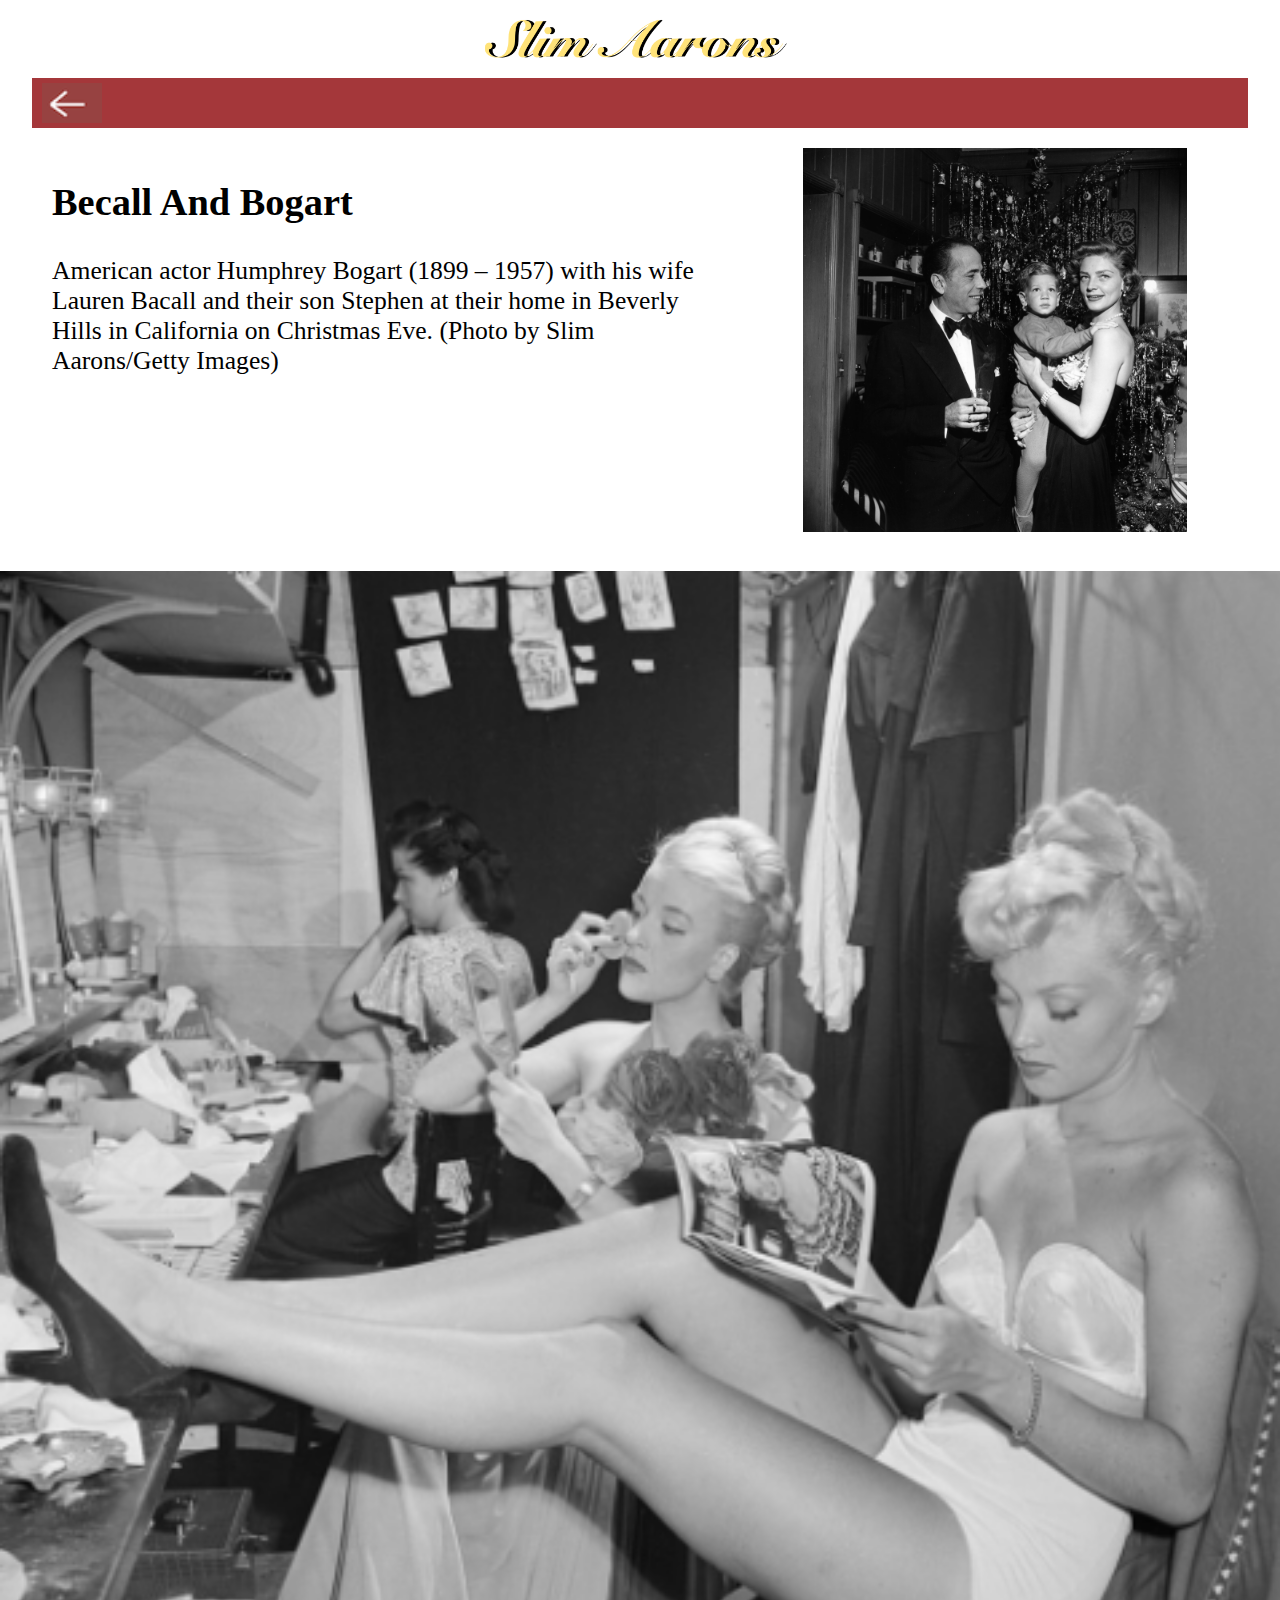
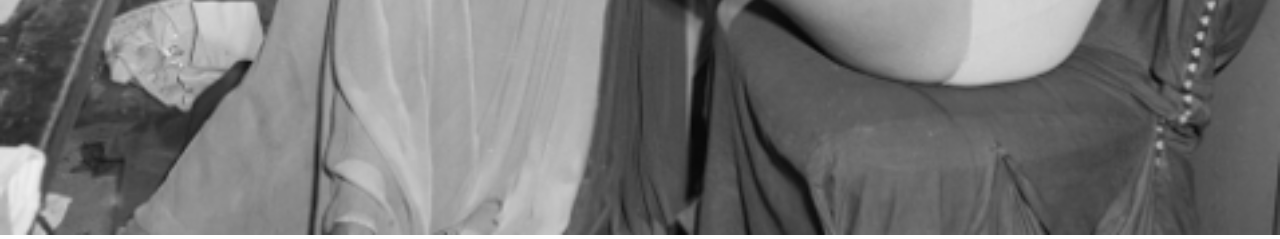
<file: Becall.html>
<!DOCTYPE html>
<html>
	<head>
	<title>Becall</title>
  </head>

	<body>
  <header>
	<div class="nametitile">  <img src="SlimAaronsName.jpg" alt="Slim Aarons" width="350"> </div>
</header>
<div class="red"> <a href="Slim.html"><img class="back" src="15.png"></a> </div>

<div class="text-image">
	<div class="text">  <h2>Becall And Bogart</h2>
	<p>American actor Humphrey Bogart (1899 – 1957) with his wife Lauren Bacall and their son Stephen at their home in Beverly Hills in California on Christmas Eve. (Photo by Slim Aarons/Getty Images)</p></div>
	<div class="image"> <div class="square"></div>
 	<img src= "9.jpg">
	</div>
</div>

<img class="next" src="10.png">
    
    <link rel="stylesheet" href="Becall.css" />

	</body>

</html>
</file>
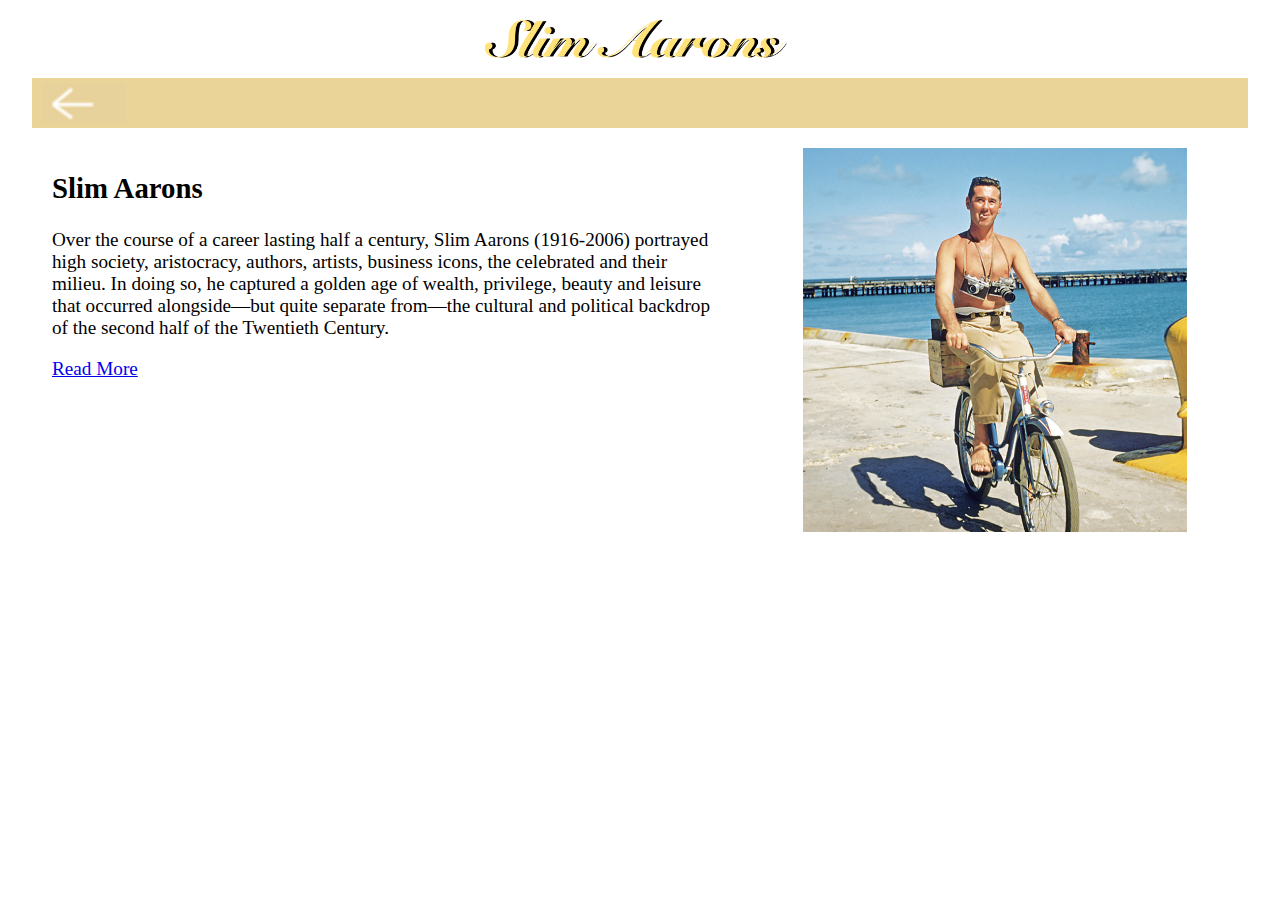
<file: Bio.html>
<!DOCTYPE html>
<html>
   <header>
 	<div class="nametitile"> <img src="SlimAaronsName.jpg" alt="Slim Aarons" width="350"></div>
</header>
    
    
<body>
</header>
<div class="red">
	<a href="Slim.html"><img class="back" src="16.png"></a>
</div>

<div class="text-image">
	<div class="text"> <h2>Slim Aarons</h2>
<p>Over the course of a career lasting half a century, Slim Aarons (1916-2006) portrayed high society, aristocracy, authors, artists, business icons, the celebrated and their milieu. In doing so, he captured a golden age of wealth, privilege, beauty and leisure that occurred alongside—but quite separate from—the cultural and political backdrop of the second half of the Twentieth Century.</p>
  <a href="#" class="readmore">Read More</a>
	<p class="more">Slim was raised in New York and New Hampshire and began his photography career while in the Army and before long was appointed the official photographer of the United States Military Academy at West Point. When war broke out, he was sent as a combat photographer for Yank magazine and saw action from North Africa to the Middle East to Europe, witnessing the fall of Tobruk and the liberation of Rome, and he received a Purple Heart.</p>
	</div>
<div class="image"> <div class="square"></div> <img src="1.jpg"></div>
</div>
        
    <link rel="stylesheet" href="Bio.css" />

    </body>

</html>
</file>
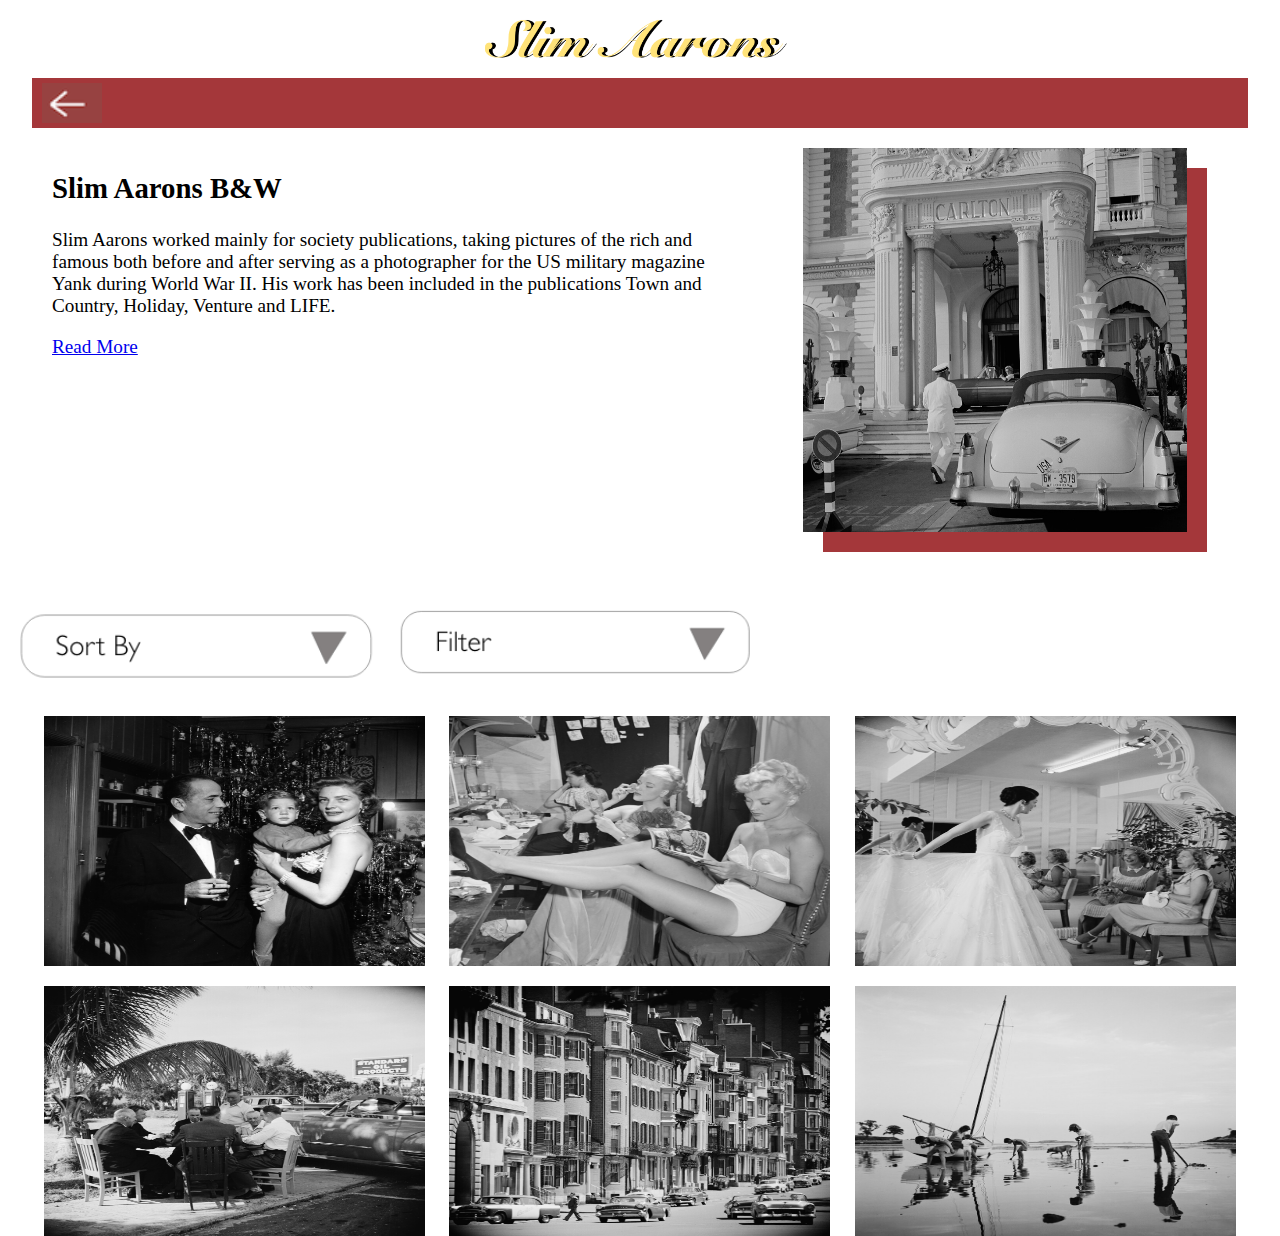
<file: Slim.html>
<!DOCTYPE html>
<html>
	<head>
	<title>Slim</title>
</head>

	<body>
	<header>
	<div class="nametitile">
		<img src="SlimAaronsName.jpg" alt="Slim Aarons" width="350">
		</div>
	</header>
	
	<div class="red">
		<a href="Works.html"><img class="back" src="15.png"></a> </div>

	<div class="text-image">
		<div class="text"> <h2>Slim Aarons B&W</h2>
			<p>Slim Aarons worked mainly for society publications, taking pictures of the rich and famous both before and after serving as a photographer for the US military magazine Yank during World War II. His work has been included in the publications Town and Country, Holiday, Venture and LIFE.</p>
			<a href="#" class="readmore">Read More</a>
		<p class="more">Aarons was known for the positive portrayals he gave to the people he photographed and was invited to high-society gatherings for exactly this reason. His subject matter covered American and European society as well as nobility and both minor and major stars of the day.</p>
	</div>

	<div class="image"> <div class="square"></div> <img src= "25.jpg"> </div>
</div>

	<div class="tools"> <img class="sort" src="sort.png"> <img class="filter" src="filter.png">
</div>

<div class="gallery">
	    <a href="Becall.html"><img src= "9.jpg" style="float: left; width: 31.333%; height: 250px;margin-bottom: 0.5em;" ></a>
     <img src=  "10.png" style="float: left; width: 31.333%; height: 250px;margin-bottom: 0.5em;"  > 
     <img src= "13.png" style="float: left; width: 31.333%; height: 250px;margin-bottom: 0.5em;"  >
<img src= "14.png"style="float: left; width: 31.333%; height: 250px;margin-bottom: 0.5em;"  > 
     <img src= "11.png" style="float: left; width: 31.333%; height: 250px;margin-bottom: 0.5em;" >
     <img src= "12.png" style="float: left; width: 31.333%; height: 250px;margin-bottom: 0.5em;">
    
</div>


    <link rel="stylesheet" href="Slim.css" />

</body>
</html>
</file>
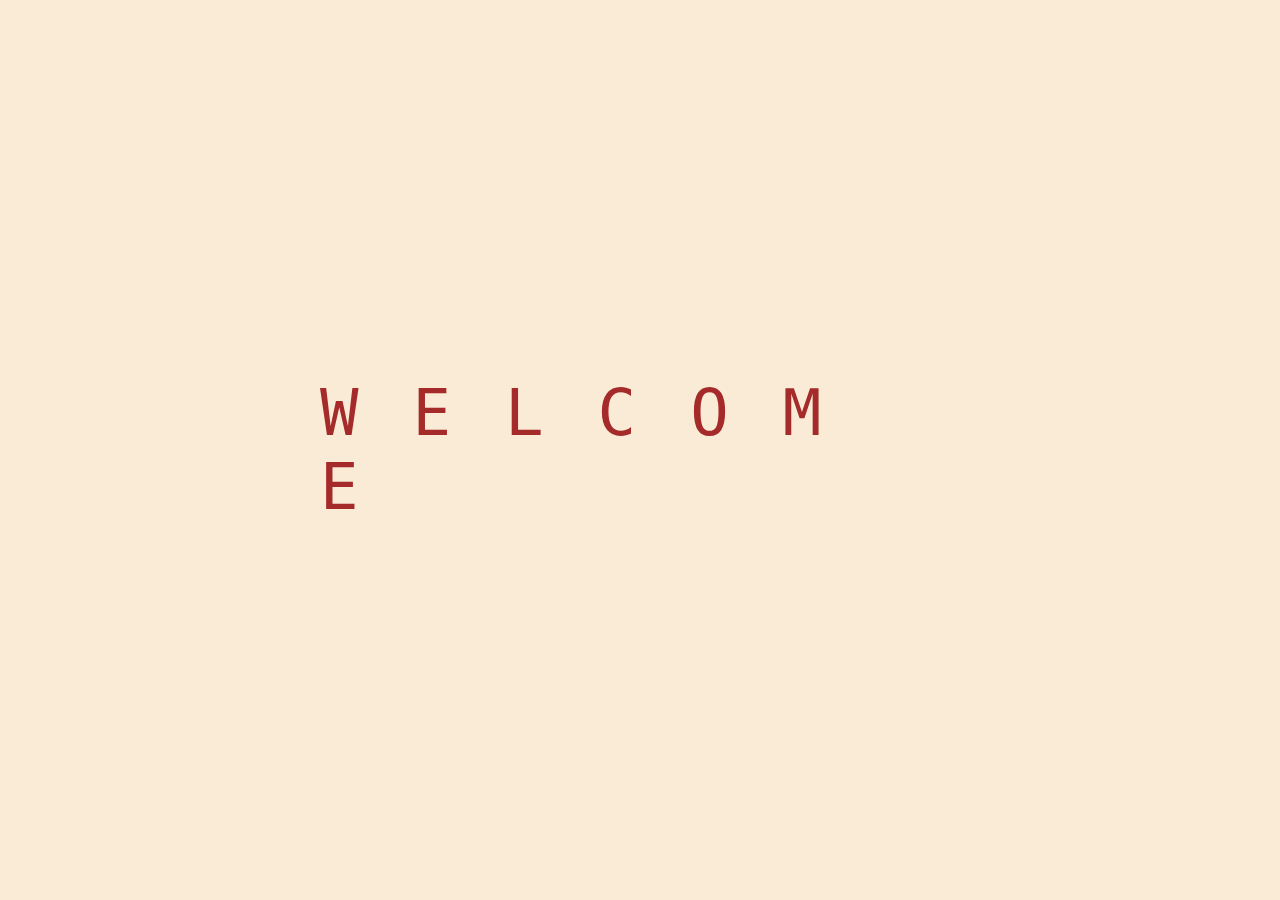
<file: welcomepage.html>
<!DOCTYPE html>
<html>
    <head>
    <title>index</title>
        <meta name="viewport" content="width=device-width, initial-scale=1.0">
        <meta http-equiv="refresh" content="3"; href="index.html">
</head>

<body>

    
       <ul class="welcome">
    <li>W</li>
        <li>E</li>
        <li>L</li>
        <li>C</li>
           <li>O</li>
           <li>M</li>
           <li>E</li>
    </ul>
  
  <link rel="stylesheet" href="welcomepage.css"/>
</body>
    
    <script scr="https://ajax.googleapis.com/ajax/libs/jquery/2.1.3/jquery.min.js">
    </script>
    <script type="text/javascript">
        $(function(){
            setTimeout(function(){
             $('.welcome').removeClass('hidden');
            },500);
        }
    </script>        
</html>
</file>
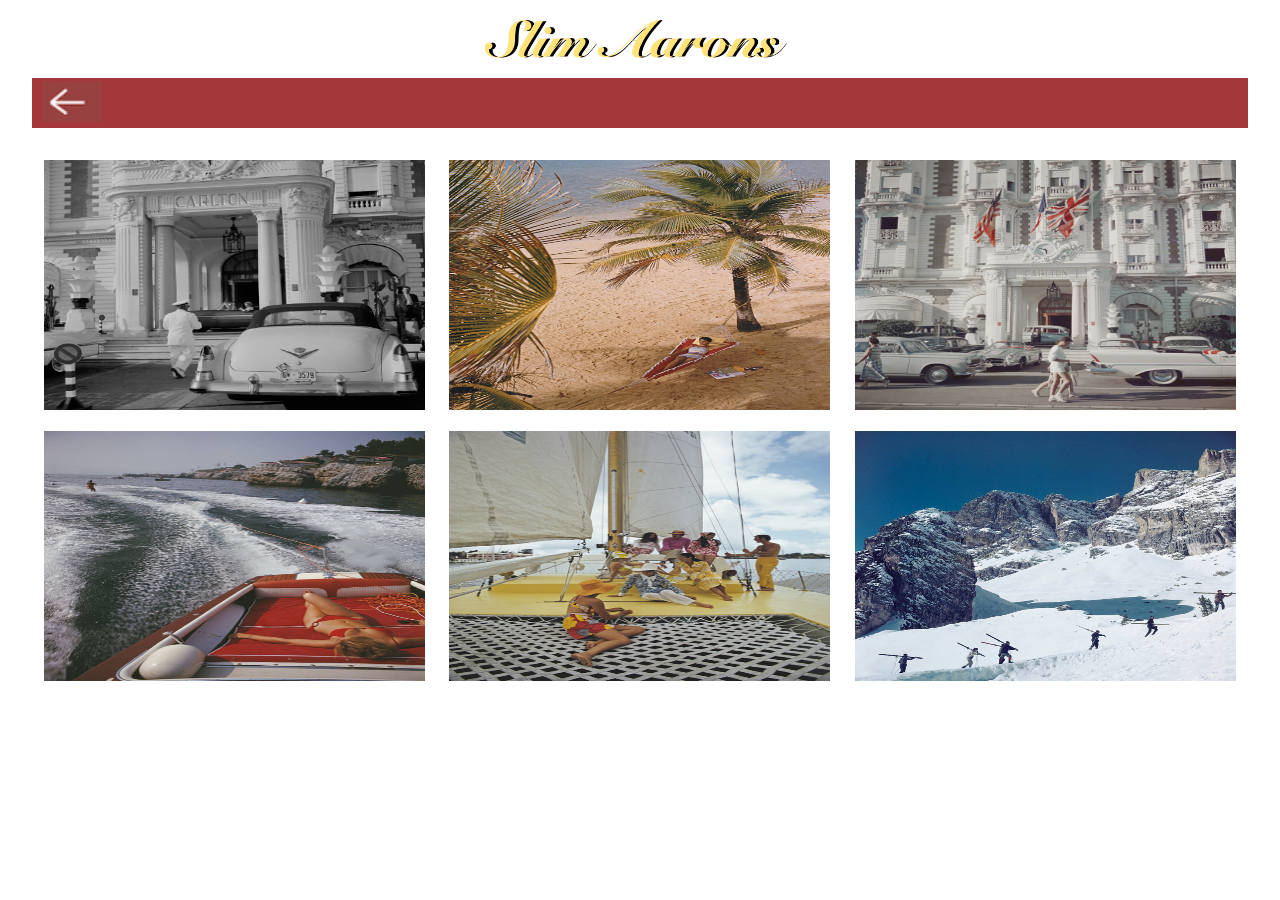
<file: Works.html>
<!DOCTYPE html>
<html>
	<head>
	<title>Works</title>
</head>

<body>

<header>
 <div class="nametitile"> <img src="SlimAaronsName.jpg" alt="Slim Aarons" width="350"> </div>
</header>

<div class="red"> <a href="index.html"><img class="back" src="15.png"></a>        </div>

<div class="gallery">
	    <a href="Slim.html"><img src="25.jpg" style="float: left; width: 31.333%; height: 250px;margin-bottom: 0.5em;" ></a>
     <img src= "19.jpg" style="float: left; width: 31.333%; height: 250px;margin-bottom: 0.5em;"  > 
     <img src= "17.jpg" style="float: left; width: 31.333%; height: 250px;margin-bottom: 0.5em;"  >
     <img src= "4.jpg" style="float: left; width: 31.333%; height: 250px;margin-bottom: 0.5em;"  > 
     <img src= "5.jpg" style="float: left; width: 31.333%; height: 250px;margin-bottom: 0.5em;" >
     <img src= "6.jpg" style="float: left; width: 31.333%; height: 250px;margin-bottom: 0.5em;">
    
</div>

    <link rel="stylesheet" href="Works.css" />

</body>
</html>
</file>
<file: Becall.css>
html, body {
	  margin: 0;
 	height: 100%; }

   .nametitile {
  text-align: center;

  	height: 10%;  }
.red {
 width: 95%;
 height: 50px;background-color: rgb(164, 55, 58);
margin: auto;
	margin-bottom: 20px;
	}

.back {
 margin-left: 10px;padding-top: 5px;
   height: 40px;
width: auto;
	}

.text-image {
	width: 95%;
  height: 33vw;margin: auto;
	overflow: hidden;
}


.text {
width: 55%;float: left;
      font-size: 2vw;
	margin-left: 20px; }
.image {
 width: 40%;float: left;position: relative; }

.image img {
  width: 30vw;
	height: 30vw;
	position: absolute;
 right: 20px;
}

.next {
	width: 100%;
}
</file>
<file: Bio.css>
html, body { margin: 0;
  	height: 100%;
}

  .nametitile {
  	text-align: center;
  height: 10%;
}
.red {
  width: 95%;
	height: 50px; background-color: rgb(235, 212, 151);
 margin: auto;
	margin-bottom: 20px;
}

.back {
 margin-left: 10px;
  padding-top: 5px;height: 40px;
	width: auto;
}


.text-image {
 width: 95%;
	height: 33vw;
  margin: auto;
	overflow: hidden; }

.text {
  width: 55%;
 float: left; font-size: 1.5vw;  margin-left: 20px;
}

.image {
  width: 40%;   float: left;  position: relative;
}
.image img {
 width: 30vw;
  height: 30vw;
position: absolute;
right: 20px;
}
.more { visibility: hidden;
}
.readmore:focus + .more { visibility: visible; }
</file>
<file: Slim.css>
html, body {   margin: 0;
  height: 100% }

	.nametitile {  text-align: center;

  height: 10%;
}


.red {
  width: 95%;  height: 50px;
	background-color: rgb(164, 55, 58); margin: auto;
	margin-bottom: 20px;
		}

.back 
	{
	margin-left: 10px;
   padding-top: 5px;
  height: 40px;
	width: auto;
}

.text-image {
  width: 95%; height: 33vw;
	margin: auto; overflow: hidden;
}
.text   {
  width: 55%;
 float: left;   font-size: 1.5vw;
 margin-left: 20px;
}

.more {  visibility: hidden 
}

.readmore:focus + .more {
 visibility: visible;
}

.image {
  width: 40%;
	float: left; position: relative;
}
.image img {
 width: 30vw; height: 30vw;
 position:   absolute;
 right: 20px;
}
	.square {
 width: 30vw;
  height: 30vw;
	position: absolute;
 right: 0;
	top: 20px;
	background-color: rgb(164, 55, 58) }

.sort {
	position: relative;
	width: 30%;
}
.filter {
 position: relative;
	top: 6px;
 width: 30% }

.gallery {
 width: 95%; margin: auto;
}
.gallery img {
 width: 31.333%; margin: 1%;
	float: left; }
</file>
<file: welcomepage.css>
* {
    margin:0;
    padding: 0;
}
body {
    background-color: antiquewhite;
}

.welcome{
    list-style: none;
    position: absolute;
    left: 50%;
    top: 50%;
    transform: translateX(-50%) translateY(-50%);
}
.welcome li{
    display: inline-block;
    margin-right:50px;
    font-family: monospace, sans-serif;
    font-weight: 300;
    font-size: 4em;
    color:brown;
    opacity: :1;
    transition: all 2.5s ease;
}

.welcome li: last-child {
    margin-right: 0;
}
.welcome.hidden li{
    opacity: 0;
}
.welcome.hidden li:nth-child(1){transform: translateX(-200px) translateY(-200px);}
.welcome.hidden li:nth-child(2){transform: translateX(20px) translateY(100px);}
.welcome.hidden li:nth-child(3){transform: translateX(-150px) translateY(-80px);}
.welcome.hidden li:nth-child(4){transform: translateX(10px) translateY(-200px);}
.welcome.hidden li:nth-child(5){transform: translateX(-300px) translateY(200px);}
.welcome.hidden li:nth-child(6){transform: translateX(20px) translateY(-20px);}
.welcome.hidden li:nth-child(7){transform: translateX(30px) translateY(-200px);}
</file>
<file: Works.css>
/* Tablet Landscape */
@media screen and (max-width: 1060px) {
    #primary { width:67%; }
    #secondary { width:30%; margin-left:3%;}  
}
/* Tabled Portrait */
@media screen and (max-width: 768px) {
    #primary { width:100%; }
    #secondary { width:100%; margin:0; border:none; }
}

html, body {
   margin: 0; height: 100%;
}

	.nametitile {
  text-align: center; height: 10%;
}

.red {    width: 95%;
 height: 50px; background-color: rgb(164, 55, 58); margin: auto;
	margin-bottom: 20px }

.back   {
 margin-left: 10px; padding-top: 3px;
	height: 40px;
 width: auto;
}


	.gallery {
	width: 95%;
	 margin: auto;
}

.gallery img {
		width: 31.333%;
 margin: 1%;
	float: left;
}
</file>
